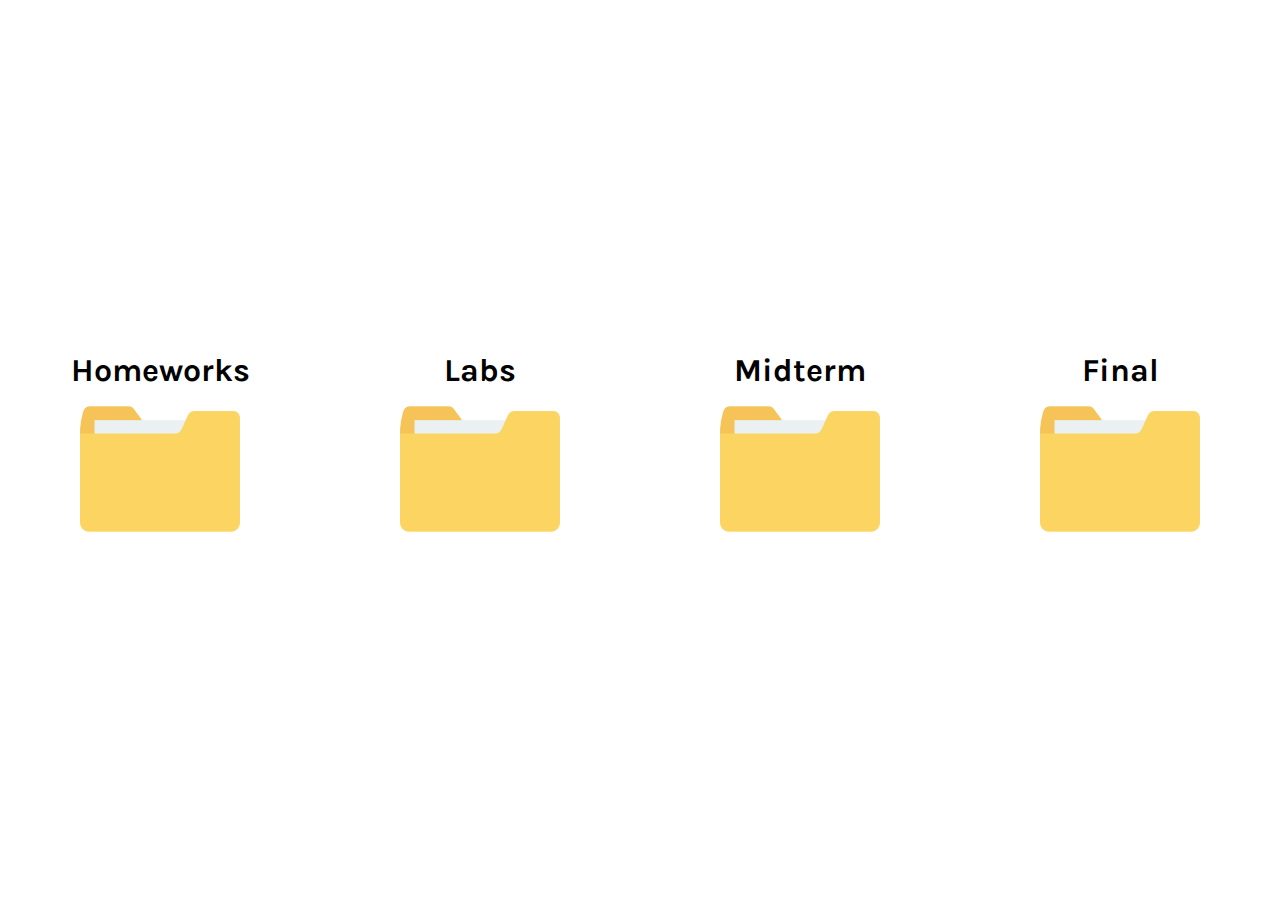
<file: index.html>
<!DOCTYPE html>
<html>
    <head>
        <link rel = "stylesheet" href = "https://fonts.googleapis.com/css?family=Karla">
        <link rel = "stylesheet" href = "DONOTTOUCH/css/main-page.css">
    </head>
    <body>
        <div id = "overall-container">
            <div class = "home-page-folder">
                <h1>
                    Homeworks
                </h1>
                <a href = "homeworks/index.html">
                    <img src = "DONOTTOUCH/images/folder.png">
                </a>
            </div>
            <div class = "home-page-folder">
                <h1>
                    Labs
                </h1>
                <a href = "labs/index.html">
                    <img src = "DONOTTOUCH/images/folder.png">
                </a>
            </div>
            <div class = "home-page-folder">
                <h1>
                    Midterm
                </h1>
                <a href = "midterm/index.html">
                    <img src = "DONOTTOUCH/images/folder.png">
                </a>
            </div>
            <div class = "home-page-folder">
                <h1>
                    Final
                </h1>
                <a href = "final/index.html">
                    <img src = "DONOTTOUCH/images/folder.png">
                </a>
            </div>
        </div>
    </body>
</html>
</file>
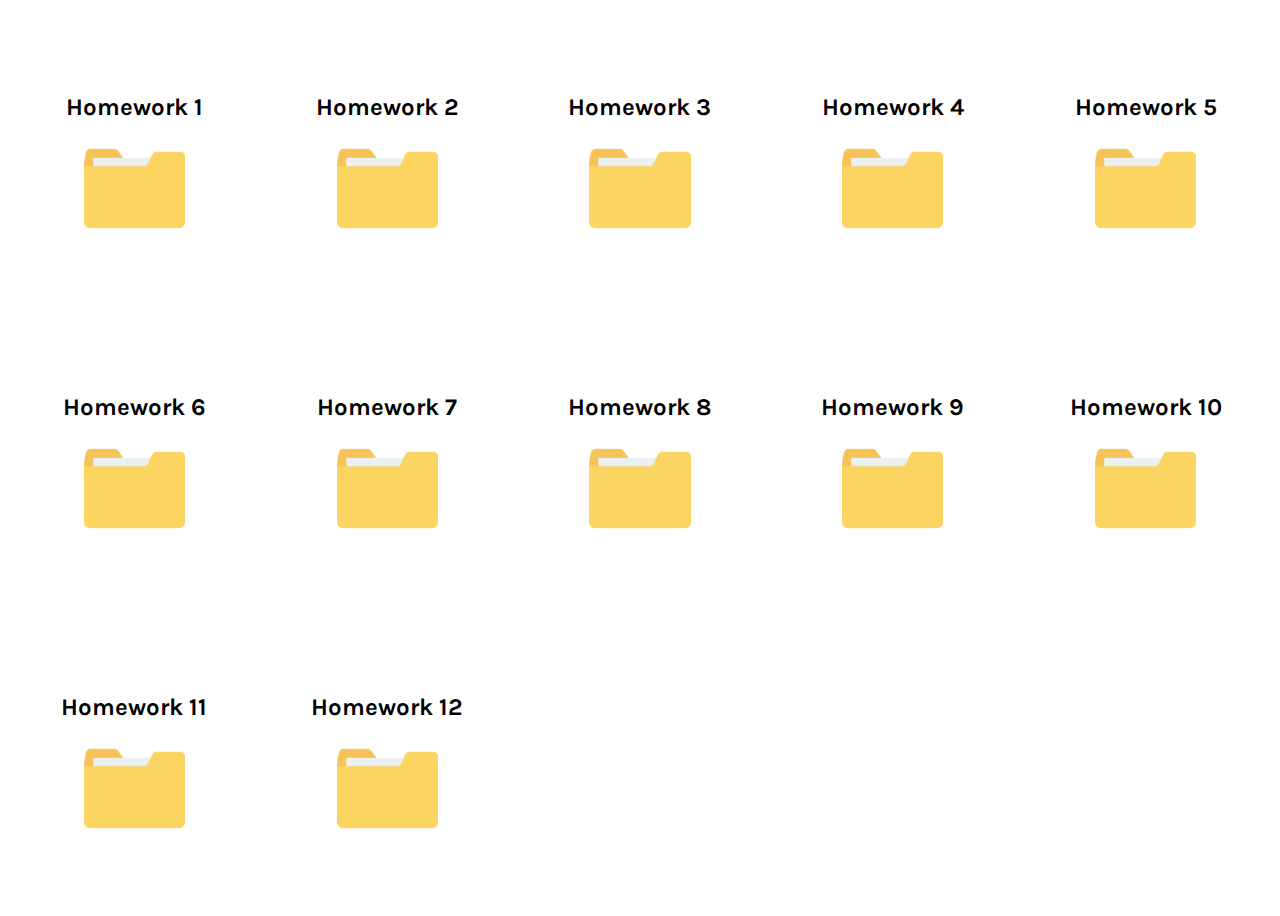
<file: homeworks/index.html>
<!DOCTYPE html>
<html>
    <head>
        <link rel = "stylesheet" href = "https://fonts.googleapis.com/css?family=Karla">
        <link rel = "stylesheet" href = "../DONOTTOUCH/css/subdirectory.css">
    </head>
    <body>
        <div id = "overall-container">
            <div class = "home-page-folder">
                <h1>
                    Homework 1
                </h1>
                <a href = "hw1/index.html">
                    <img src = "../DONOTTOUCH/images/folder.png">
                </a>
            </div>
            <div class = "home-page-folder">
                <h1>
                    Homework 2
                </h1>
                <a href = "hw2/index.html">
                    <img src = "../DONOTTOUCH/images/folder.png">
                </a>
            </div>
            <div class = "home-page-folder">
                <h1>
                    Homework 3
                </h1>
                <a href = "hw3/index.html">
                    <img src = "../DONOTTOUCH/images/folder.png">
                </a>
            </div>
            <div class = "home-page-folder">
                <h1>
                    Homework 4
                </h1>
                <a href = "hw4/index.html">
                    <img src = "../DONOTTOUCH/images/folder.png">
                </a>
            </div>
            <div class = "home-page-folder">
                <h1>
                    Homework 5
                </h1>
                <a href = "hw5/index.html">
                    <img src = "../DONOTTOUCH/images/folder.png">
                </a>
            </div>
            <div class = "home-page-folder">
                <h1>
                    Homework 6
                </h1>
                <a href = "hw6/index.html">
                    <img src = "../DONOTTOUCH/images/folder.png">
                </a>
            </div>
            <div class = "home-page-folder">
                <h1>
                    Homework 7
                </h1>
                <a href = "hw7/index.html">
                    <img src = "../DONOTTOUCH/images/folder.png">
                </a>
            </div>
            <div class = "home-page-folder">
                <h1>
                    Homework 8
                </h1>
                <a href = "hw8/index.html">
                    <img src = "../DONOTTOUCH/images/folder.png">
                </a>
            </div>
            <div class = "home-page-folder">
                <h1>
                    Homework 9
                </h1>
                <a href = "hw9/index.html">
                    <img src = "../DONOTTOUCH/images/folder.png">
                </a>
            </div>
            <div class = "home-page-folder">
                <h1>
                    Homework 10
                </h1>
                <a href = "hw10/index.html">
                    <img src = "../DONOTTOUCH/images/folder.png">
                </a>
            </div>
            <div class = "home-page-folder">
                <h1>
                    Homework 11
                </h1>
                <a href = "hw11/index.html">
                    <img src = "../DONOTTOUCH/images/folder.png">
                </a>
            </div>
            <div class = "home-page-folder">
                <h1>
                    Homework 12
                </h1>
                <a href = "hw12/index.html">
                    <img src = "../DONOTTOUCH/images/folder.png">
                </a>
            </div>
        </div>
    </body>
</html>
</file>
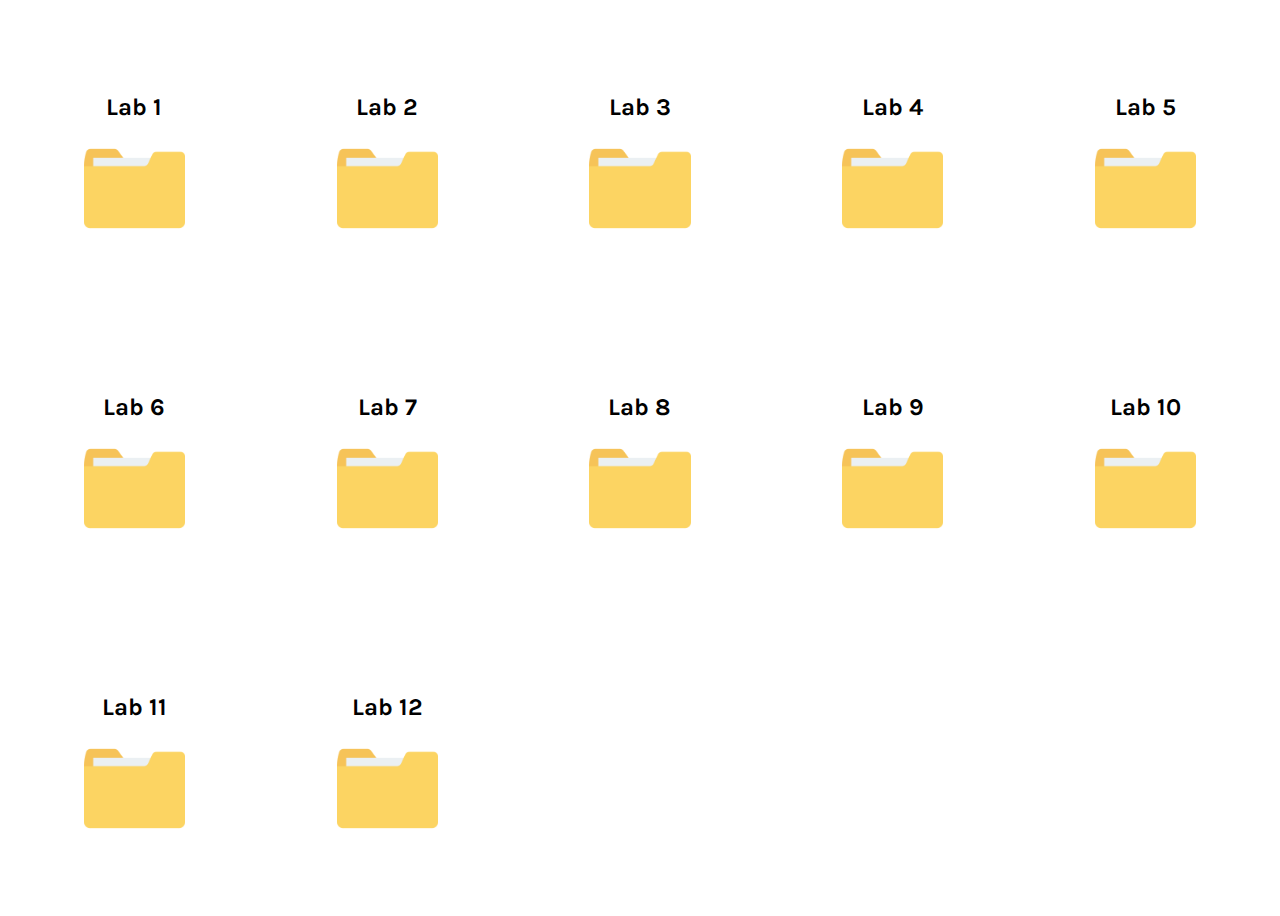
<file: labs/index.html>
<!DOCTYPE html>
<html>
    <head>
        <link rel = "stylesheet" href = "https://fonts.googleapis.com/css?family=Karla">
        <link rel = "stylesheet" href = "../DONOTTOUCH/css/subdirectory.css">
    </head>
    <body>
        <div id = "overall-container">
            <div class = "home-page-folder">
                <h1>
                    Lab 1
                </h1>
                <a href = "lab1/index.html">
                    <img src = "../DONOTTOUCH/images/folder.png">
                </a>
            </div>
            <div class = "home-page-folder">
                <h1>
                    Lab 2
                </h1>
                <a href = "lab2/index.html">
                    <img src = "../DONOTTOUCH/images/folder.png">
                </a>
            </div>
            <div class = "home-page-folder">
                <h1>
                    Lab 3
                </h1>
                <a href = "lab3/index.html">
                    <img src = "../DONOTTOUCH/images/folder.png">
                </a>
            </div>
            <div class = "home-page-folder">
                <h1>
                    Lab 4
                </h1>
                <a href = "lab4/index.html">
                    <img src = "../DONOTTOUCH/images/folder.png">
                </a>
            </div>
            <div class = "home-page-folder">
                <h1>
                    Lab 5
                </h1>
                <a href = "lab5/index.html">
                    <img src = "../DONOTTOUCH/images/folder.png">
                </a>
            </div>
            <div class = "home-page-folder">
                <h1>
                    Lab 6
                </h1>
                <a href = "lab6/index.html">
                    <img src = "../DONOTTOUCH/images/folder.png">
                </a>
            </div>
            <div class = "home-page-folder">
                <h1>
                    Lab 7
                </h1>
                <a href = "lab7/index.html">
                    <img src = "../DONOTTOUCH/images/folder.png">
                </a>
            </div>
            <div class = "home-page-folder">
                <h1>
                    Lab 8
                </h1>
                <a href = "lab8/index.html">
                    <img src = "../DONOTTOUCH/images/folder.png">
                </a>
            </div>
            <div class = "home-page-folder">
                <h1>
                    Lab 9
                </h1>
                <a href = "lab9/index.html">
                    <img src = "../DONOTTOUCH/images/folder.png">
                </a>
            </div>
            <div class = "home-page-folder">
                <h1>
                    Lab 10
                </h1>
                <a href = "lab10/index.html">
                    <img src = "../DONOTTOUCH/images/folder.png">
                </a>
            </div>
            <div class = "home-page-folder">
                <h1>
                    Lab 11
                </h1>
                <a href = "lab11/index.html">
                    <img src = "../DONOTTOUCH/images/folder.png">
                </a>
            </div>
            <div class = "home-page-folder">
                <h1>
                    Lab 12
                </h1>
                <a href = "lab12/index.html">
                    <img src = "../DONOTTOUCH/images/folder.png">
                </a>
            </div>
        </div>
    </body>
</html>
</file>
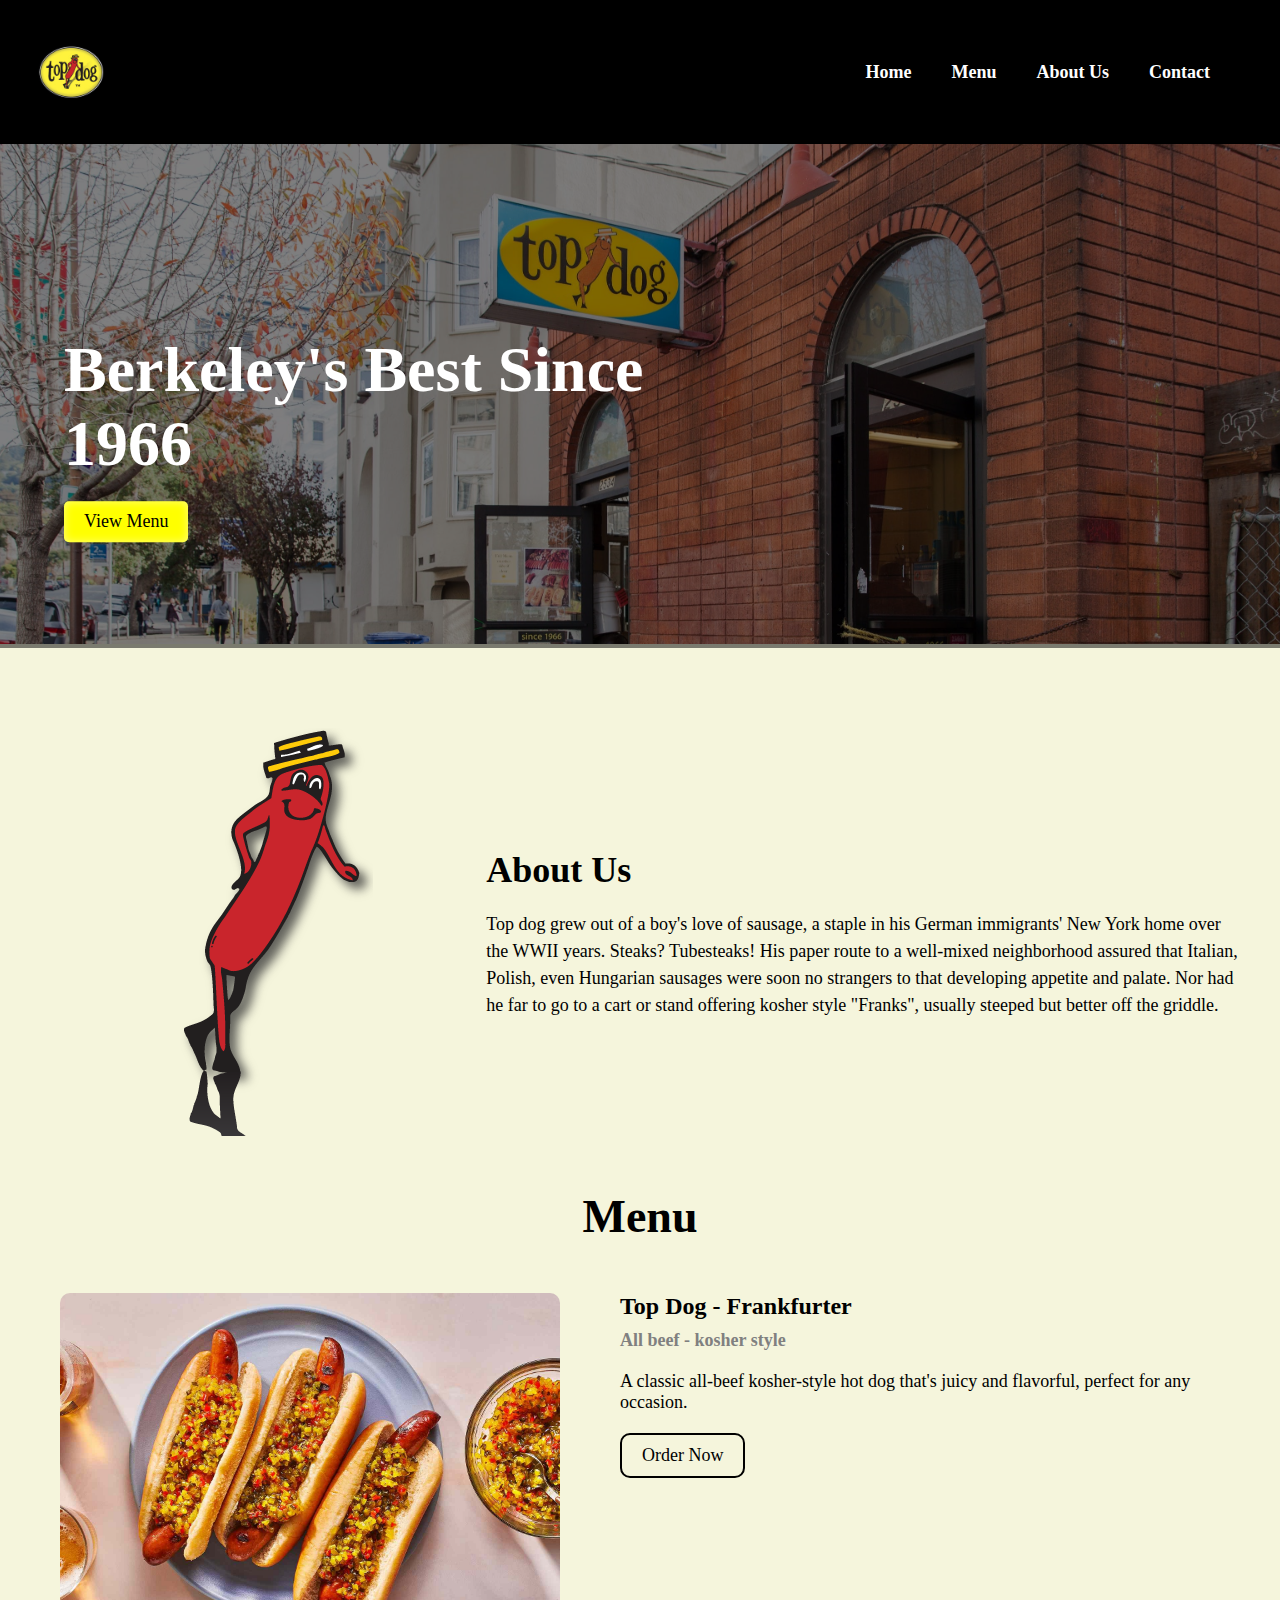
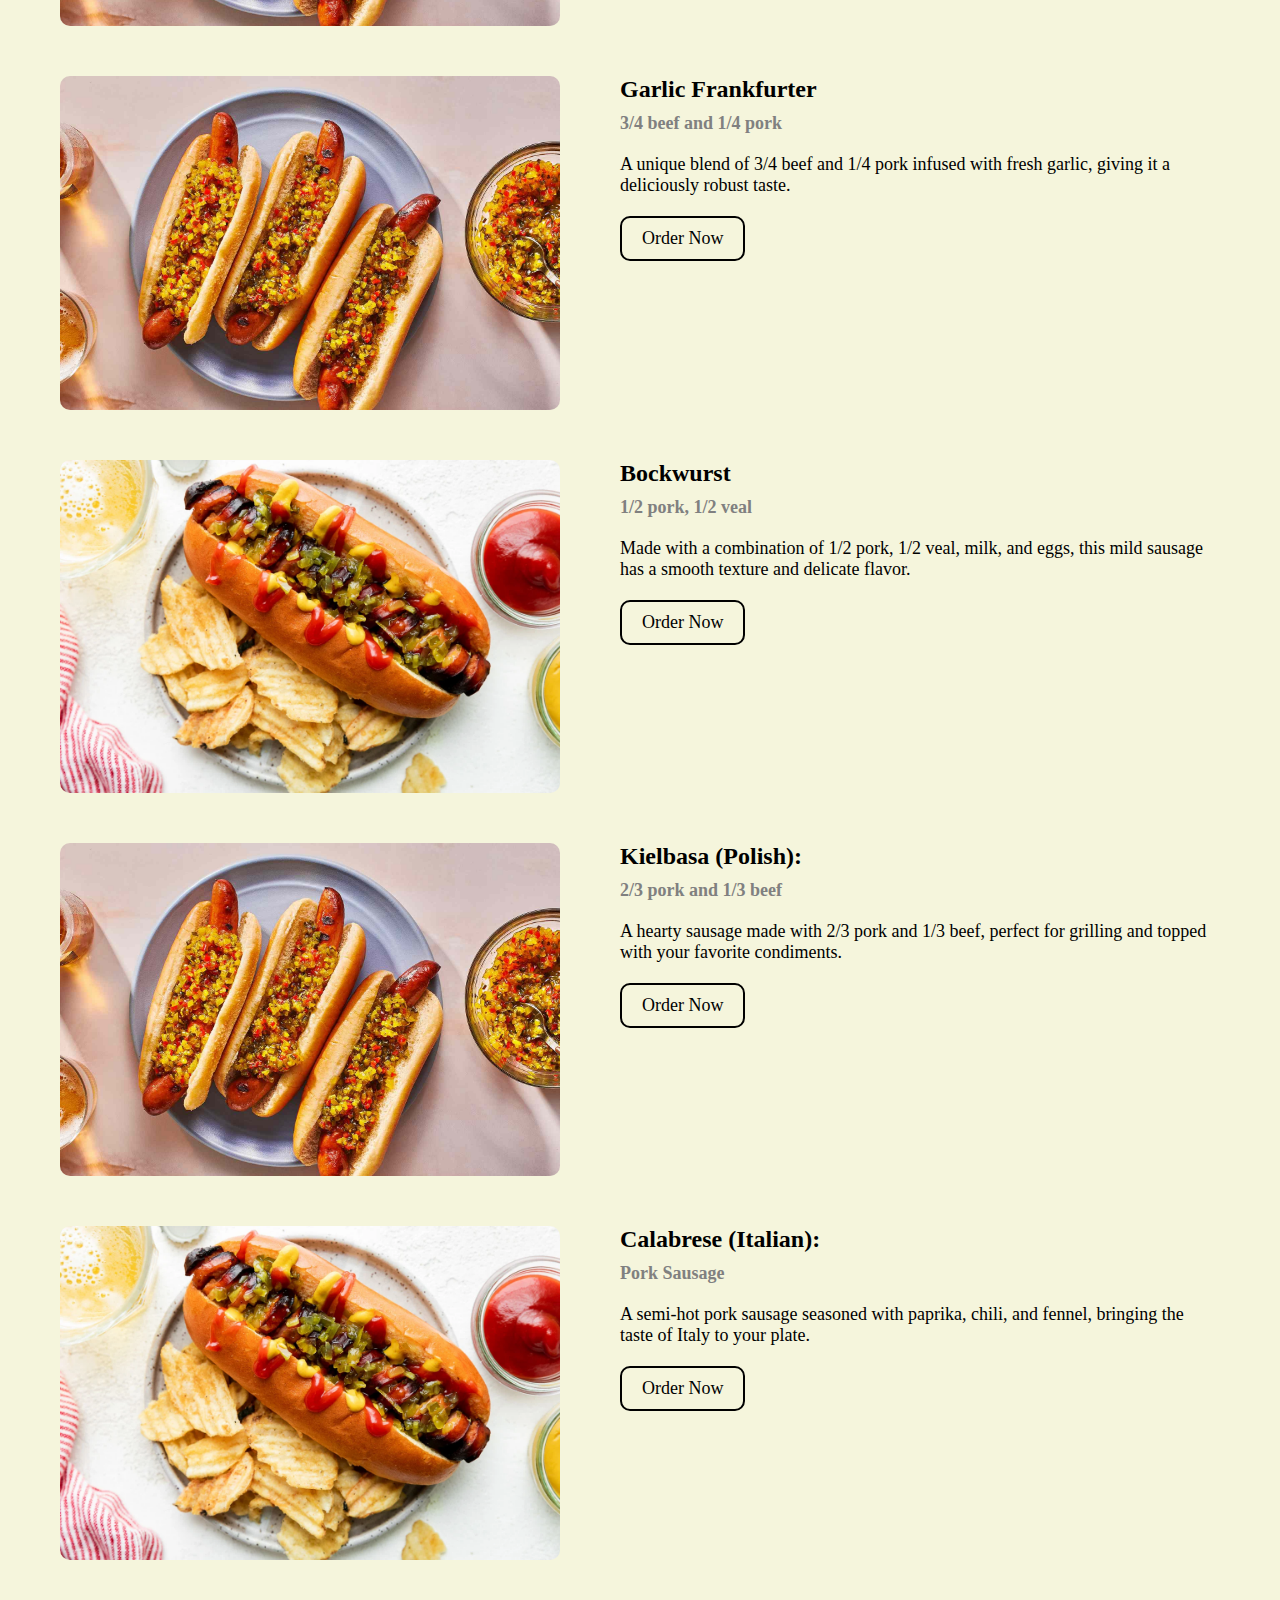
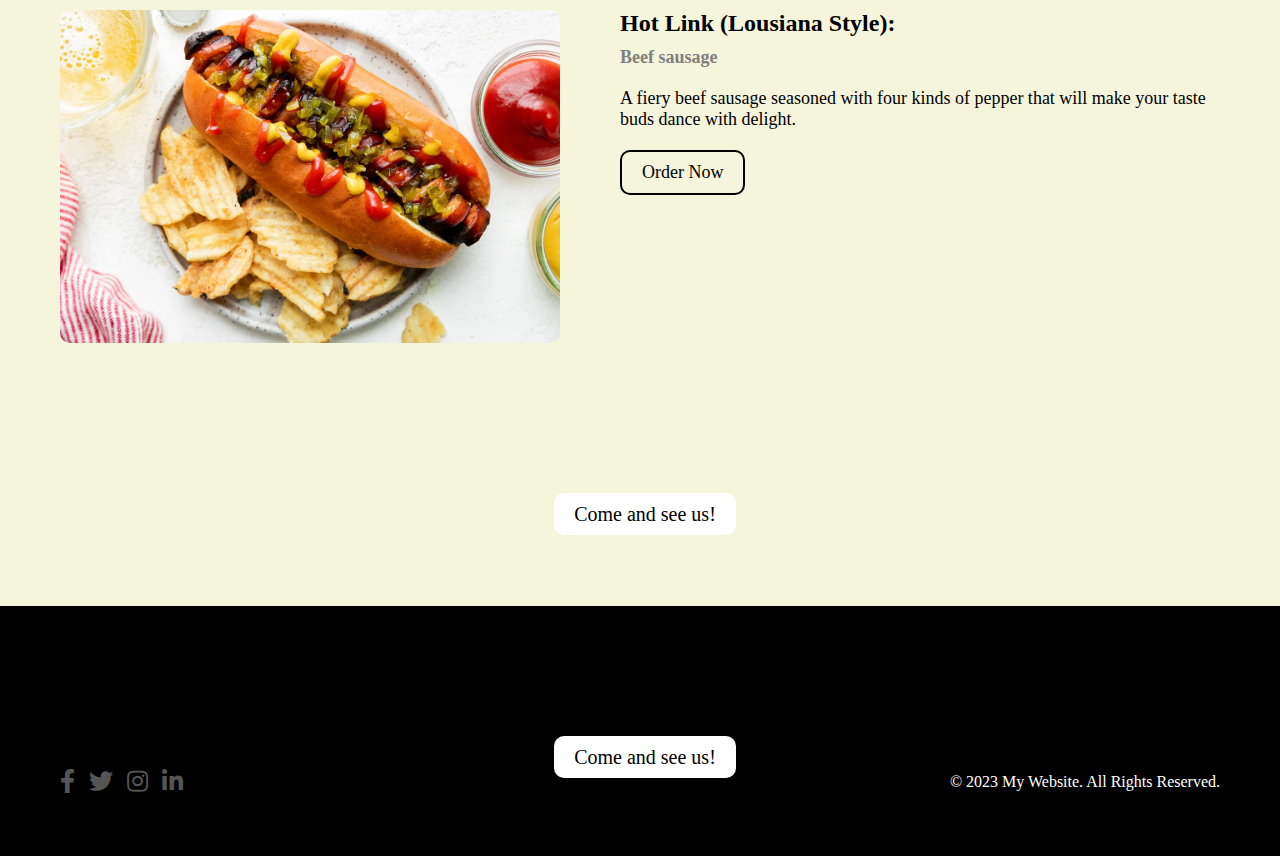
<file: midterm/index.html>
<!DOCTYPE html>
<html lang="en">
<head>
  <meta charset="UTF-8">
  <meta name="viewport" content="width=device-width, initial-scale=1.0">
  <title>Berkeley's Best Restaurant | Welcome</title>
  <link rel="stylesheet" href="assets/css/style.css">
  <link rel="stylesheet" href="https://cdnjs.cloudflare.com/ajax/libs/font-awesome/5.15.3/css/all.min.css" />
</head>
<body>
  <header>
    <div class="logo">
      <img src="assets/img/top-dog-logo-berkeley.jpeg" alt="Berkeley's Best Restaurant">
    </div>
    <nav>
      <ul>
        <li><a href="#">Home</a></li>
        <li><a href="#">Menu</a></li>
        <li><a href="#">About Us</a></li>
        <li><a href="#">Contact</a></li>
      </ul>
    </nav>
  </header>
  
  <main>
    <section id="hero">
      <div class="overlay"></div>
      <img src="assets/img/1511977007.69.jpg" alt="Berkeley's Best Restaurant">
      <div class="hero-text">
        <h1>Berkeley's Best Since 1966</h1>
        <button class="menu-btn">View Menu</button>
      </div>
    </section>
    
    <section id="about">
      <div class="about-img">
        <img src="assets/img/reflectdog.png" alt="About Berkeley's Best Restaurant">
      </div>
      <div class="about-text">
        <h2>About Us</h2>
        <p>Top dog grew out of a boy's love of sausage, a staple in his German immigrants' New York home over the WWII years. Steaks? Tubesteaks! His paper route to a well-mixed neighborhood assured that Italian, Polish, even Hungarian sausages were soon no strangers to that developing appetite and palate. Nor had he far to go to a cart or stand offering kosher style "Franks", usually steeped but better off the griddle.
        </p>
      </div>
    </section>
    

    <section id="menu">
      <h2>Menu</h2>
      <div class="menu-item">
        <img src="assets/img/2.jpg" alt="Menu Item 1">
        <div class="menu-text">
          <h3>Top Dog - Frankfurter</h3>
          <h4>All beef - kosher style</h4>
          <p>A classic all-beef kosher-style hot dog that's juicy and flavorful, perfect for any occasion.</p>
          <button class="outline-btn">Order Now</button>
        </div>
      </div>
      <div class="menu-item">
        <img src="assets/img/2.jpg" alt="Menu Item 2">
        <div class="menu-text">
          <h3>Garlic Frankfurter</h3>
          <h4>3/4 beef and 1/4 pork</h4>
          <p>A unique blend of 3/4 beef and 1/4 pork infused with fresh garlic, giving it a deliciously robust taste.</p>
          <button class="outline-btn">Order Now</button>
        </div>
      </div>
      <div class="menu-item">
        <img src="assets/img/3.webp" alt="Menu Item 3">
        <div class="menu-text">
          <h3>Bockwurst</h3>
          <h4>1/2 pork, 1/2 veal</h4>
          <p>Made with a combination of 1/2 pork, 1/2 veal, milk, and eggs, this mild sausage has a smooth texture and delicate flavor.</p>
          <button class="outline-btn">Order Now</button>
        </div>
      </div>
    </div>
    <div class="menu-item">
      <img src="assets/img/2.jpg" alt="Menu Item 3">
      <div class="menu-text">
        <h3>Kielbasa (Polish):</h3>
        <h4>2/3 pork and 1/3 beef</h4>
        <p>A hearty sausage made with 2/3 pork and 1/3 beef, perfect for grilling and topped with your favorite condiments.</p>
        <button class="outline-btn">Order Now</button>
      </div>
    </div>
  </div>
  <div class="menu-item">
    <img src="assets/img/3.webp" alt="Menu Item 3">
    <div class="menu-text">
      <h3>Calabrese (Italian):</h3>
      <h4>Pork Sausage</h4>
      <p>A semi-hot pork sausage seasoned with paprika, chili, and fennel, bringing the taste of Italy to your plate.</p>
      <button class="outline-btn">Order Now</button>
    </div>
  </div>
</div>
<div class="menu-item">
  <img src="assets/img/3.webp" alt="Menu Item 3">
  <div class="menu-text">
    <h3>Hot Link (Lousiana Style):</h3>
    <h4>Beef sausage</h4>
    <p>A fiery beef sausage seasoned with four kinds of pepper that will make your taste buds dance with delight.</p>
    <button class="outline-btn">Order Now</button>
  </div>
</div>
    </section>
  </main>
  <div class="location">
    <div class="btn-container">
      <a href="https://www.google.com/maps/dir//Top+Dog,+Durant+Avenue,+Berkeley,+CA/@37.8678519,-122.2923994,13z/data=!3m1!4b1!4m9!4m8!1m0!1m5!1m1!1s0x80857c2f0f0b62f3:0x14685641969b3c98!2m2!1d-122.2573808!2d37.8678601!3e1" class="footer-btn">Come and see us!</a>
    </div>
  </div>
  <footer>
    <footer>
      <a href="https://www.google.com/maps/dir//Top+Dog,+Durant+Avenue,+Berkeley,+CA/@37.8678519,-122.2923994,13z/data=!3m1!4b1!4m9!4m8!1m0!1m5!1m1!1s0x80857c2f0f0b62f3:0x14685641969b3c98!2m2!1d-122.2573808!2d37.8678601!3e1" class="footer-btn">Come and see us!</a>
      <div class="container">
        <div class="social-icons">
          <a href="#"><i class="fab fa-facebook-f"></i></a>
          <a href="#"><i class="fab fa-twitter"></i></a>
          <a href="#"><i class="fab fa-instagram"></i></a>
          <a href="#"><i class="fab fa-linkedin-in"></i></a>
        </div>
        <p>&copy; 2023 My Website. All Rights Reserved.</p>
      </div>
    </footer>
  </footer>
</file>
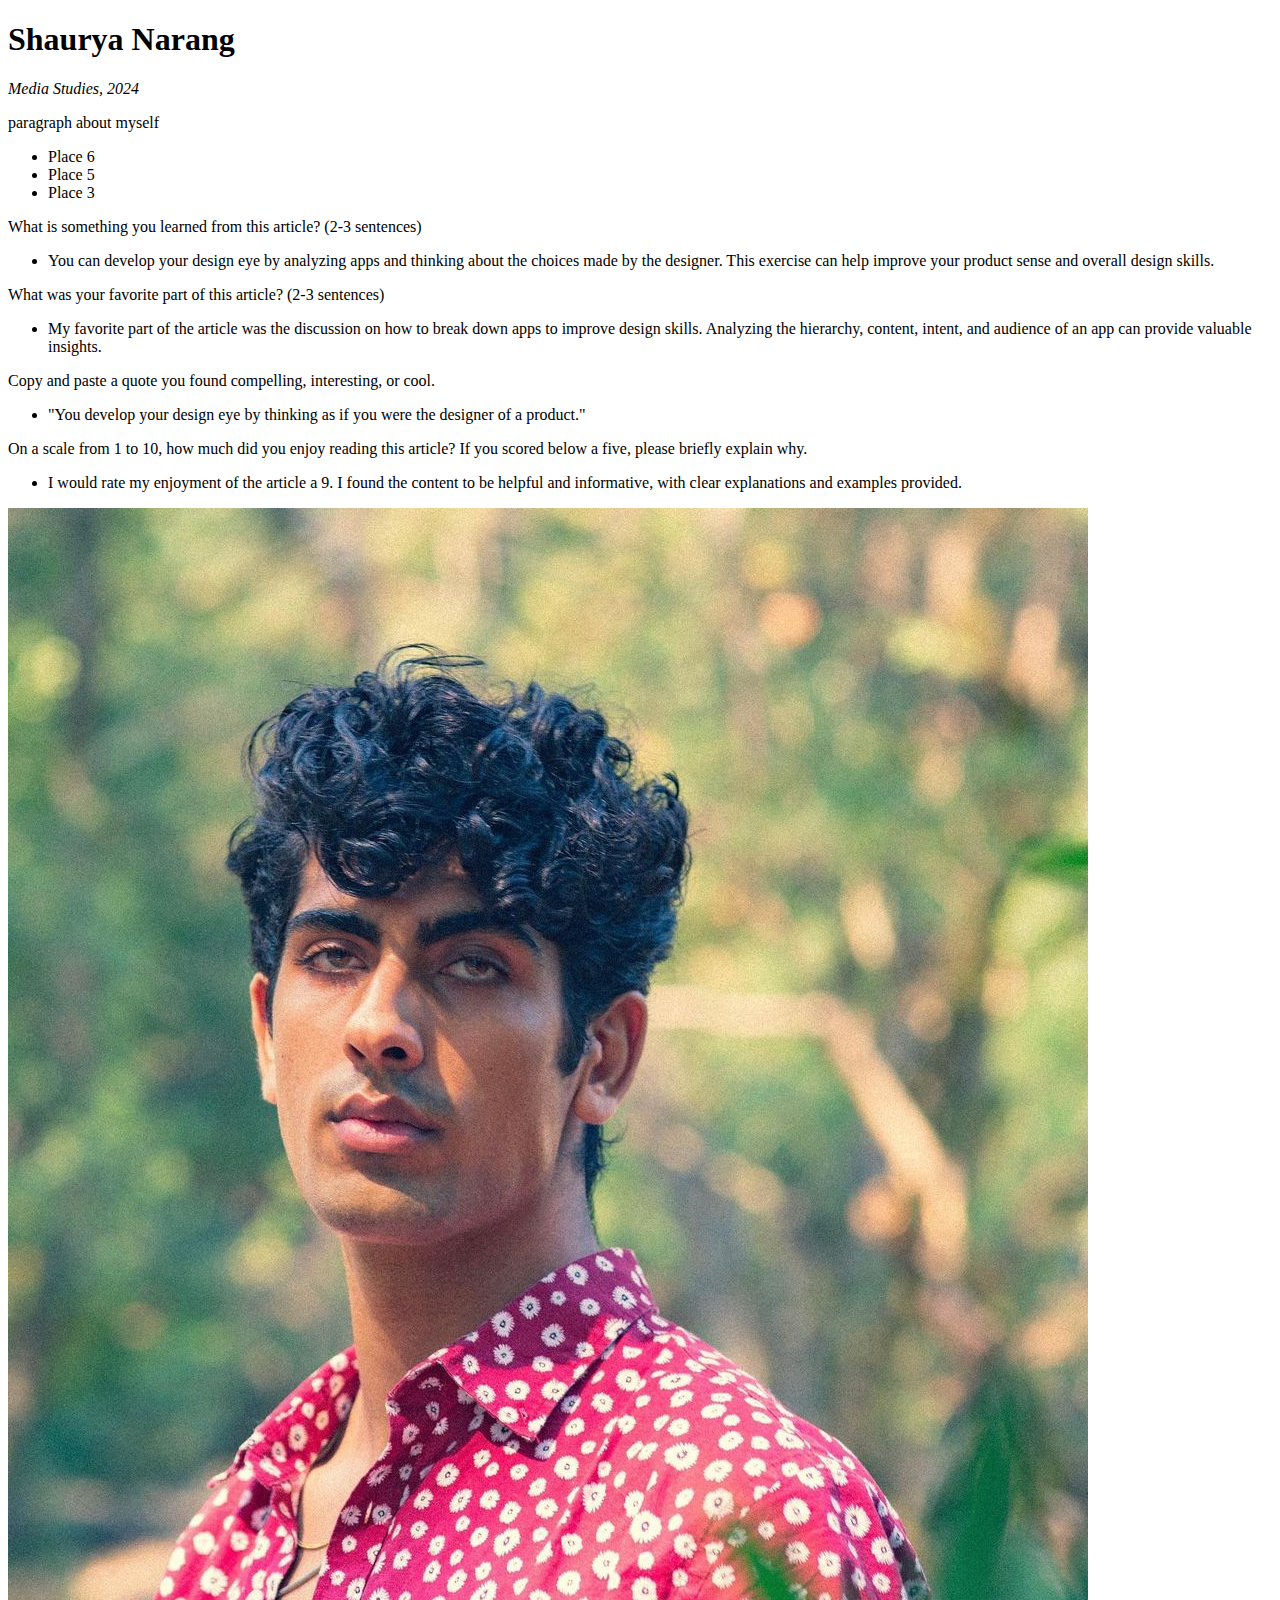
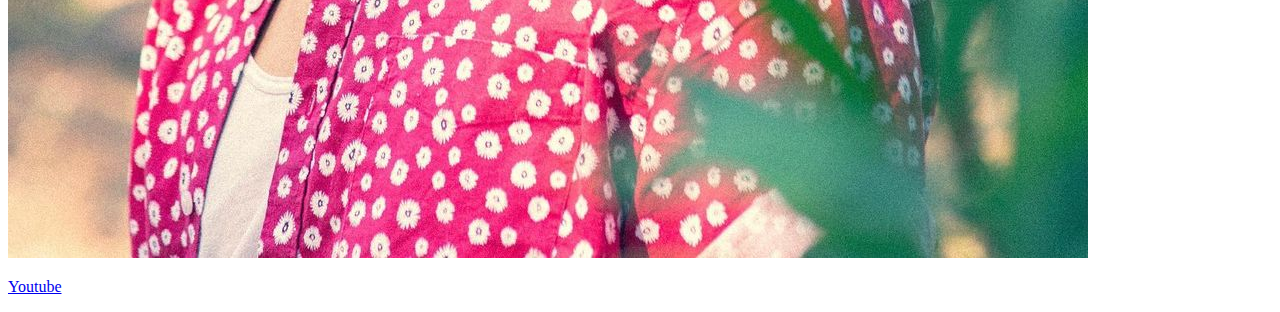
<file: homeworks/hw1/index.html>
<!DOCTYPE html>
<html>
    <h1><b>Shaurya Narang</b></h1>
<p><i>Media Studies, 2024</i></p>
<p>paragraph about myself</p>
<ul>
  <li>Place 6 </li>
  <li> Place 5 </li>
  <li> Place 3 </li>
</ul>
    <li>What is something you learned from this article? (2-3 sentences)
      <ul>
        <li>You can develop your design eye by analyzing apps and thinking about the choices made by the designer. This exercise can help improve your product sense and overall design skills.</li>
      </ul>
    </li>
    <li>What was your favorite part of this article? (2-3 sentences)
      <ul>
        <li>My favorite part of the article was the discussion on how to break down apps to improve design skills. Analyzing the hierarchy, content, intent, and audience of an app can provide valuable insights.</li>
      </ul>
    </li>
    <li>Copy and paste a quote you found compelling, interesting, or cool.
      <ul>
        <li>"You develop your design eye by thinking as if you were the designer of a product."</li>
      </ul>
    </li>
    <li>On a scale from 1 to 10, how much did you enjoy reading this article? If you scored below a five, please briefly explain why.
      <ul>
        <li>I would rate my enjoyment of the article a 9. I found the content to be helpful and informative, with clear explanations and examples provided.</li>
      </ul>
    </li>
  </ul>
  
<img src="assets/img/myface.jpg" alt="photo">
<p><a href="https://youtube.com">Youtube</a></p>
</html>
</file>
<file: DONOTTOUCH/css/main-page.css>
body {
    padding: 0;
    margin: 0;
}

a {
    display: flex;
    flex-direction: row;
    justify-content: center;
    flex-wrap: wrap;
}

img {
    width: 50%;
}

h1 {
    font-family: 'Karla';
    padding: 0;
    margin: 0;
}

#overall-container {
    height: 100vh;
    display: flex;
    flex-direction: row;
    justify-content: center;
    align-items: center;
}

.home-page-folder {
    display: flex;
    flex-direction: column;
    justify-content: center;
    align-items: center;
}
</file>
<file: DONOTTOUCH/css/subdirectory.css>
img {
    width: 40%;
}

div {
    font-family: 'Karla';
    font-size: 12px;
}

#overall-container {
    display: flex;
    flex-direction: row;
    justify-content: flex-start;
    align-items: center;
    flex-wrap: wrap;
    height: 100vh;
}

.home-page-folder {
    display: flex;
    flex-direction: column;
    justify-content: center;
    align-items: center;
    margin: 0;
    padding: 0;
    width: 20%;
}

a {
    display: flex;
    justify-content: center;
    margin: 0;
    padding: 0;
}
</file>
<file: midterm/assets/css/style.css>
/* General styles */

* {
  margin: 0;
  padding: 0;
  box-sizing: border-box;
}

body {
  font-family: Cambria, Cochin, Georgia, Times, 'Times New Roman', serif, sans-serif;
  background-color: #F5F5DC; /* light beige */
}

/* Header styles */

header {
  display: flex;
  justify-content: space-between;
  align-items: center;
  padding: 20px;
  background-color: black;
  color: white;
}
header img {
  max-width: 200px; /* Change the value to your desired size */
  height: 100px;
}
nav ul {
  display: flex;
  list-style: none;
  margin-right: 50px;
}

nav li {
  margin-left: 40px;
}


nav a:hover {
  color: yellow;
  transition: color 0.3s ease-in-out;
}

nav a {
  color: white;
  text-decoration: none;
  font-weight: bold;
  font-size: 18px;
}
footer{
  background-color: black;
  color: white;
  text-align: center; /* Added missing semicolon and corrected property value */
  padding: 30px;
  margin-top: 80px;
}

.container {
  display: flex;
  flex-direction: row;
  justify-content: space-between;
  align-items: center;
}

.social-icons a {
  color: #555;
  font-size: 24px;
  margin-right: 10px;
}

.social-icons a:last-child {
  margin-right: 0;
}

/* Hero section styles */

#hero {
  position: relative;
}

#hero img {
  width: 100%;
  height: 500px; /* Adjust the height to fit your image */
  object-fit: cover;
}

.overlay {
  position: absolute;
  top: 0;
  left: 0;
  width: 100%;
  height: 100%;
  background-color: black;
  opacity: .5;
}

.hero-text {
  position: absolute;
  top: 50%;
  left: 50%;
  transform: translate(-90%, -30%);
  text-align: left;
  color: white;
}

.hero-text h1 {
  font-size: 64px;
  margin-bottom: 20px;
}

.menu-btn {
  background-color: yellow;
  font-style: bold;
  color: black;
  border: none;
  padding: 10px 20px;
  font-size: 18px;
  border-radius: 5px;
  cursor: pointer;
  box-shadow: inset 0 0 10px rgba(255, 255, 255, 0.5);
  font-family: Cambria, Cochin, Georgia, Times, 'Times New Roman', serif;
}
.menu-btn:hover {
  background-color: black;
  color: rgb(255, 255, 255);
  transition: all 0.3s ease-in-out;
}

/* About section styles */

#about {
  display: flex;
  justify-content: center;
  align-items: center;
  padding-top: 80px;
  padding-bottom: 20px;
}

.about-img {
  width: 50%;
  padding-right: 10px;
}

.about-img img {
  padding-left: 180px;
  width: auto;
  height: auto;
  object-fit: cover;
}

.about-text {
  width: 1050px
}

.about-text h2 {
  font-size: 36px;
  margin-bottom: 20px;
}

.about-text p {
  font-size: 18px;
  line-height: 1.5;
  margin-right: 40px;
}

/* Menu section styles */

#menu {
  padding: 60px;
}

#menu h2 {
  text-align: center;
  font-size: 46px;
  position: relative;
  margin-bottom: 50px;
}

.menu-item {
  display: flex;
  margin-bottom: 50px;
}

.menu-item img {
  width: 40%;
  margin-right: 50px;
  width: 500px; /* Adjust this value as needed */
  height: auto; /* Adjust this value as needed */
  border-radius: 10px;
}

.menu-text h3 {
  font-size: 24px;
  margin-bottom: 10px;
  margin-left: 10px;
}

.menu-text h4 {
  font-size: 18px;
  margin-bottom: 20px;
  color: #808080; /* gray */
  margin-left: 10px;
}

.menu-text p {
  font-size: 18px;
  margin-bottom: 20px;
  margin-left: 10px;
}

.outline-btn {
  font-family: Cambria, Cochin, Georgia, Times, 'Times New Roman', serif;
  background-color: transparent;
  color: black;
  border: 2px solid black;
  padding: 10px 20px;
  font-size: 18px;
  border-radius: 10px;
  cursor: pointer;
  margin-left: 10px;
}

.outline-btn:hover {
  background-color: black;
  color: white;
  transition: all 0.3s ease-in-out;
  margin-left: 10px;
}
.location {
  margin-top: 50px; /* adjust as needed */
  text-align: center;
}

.location p {
  font-size: 25px; /* adjust as needed */
  margin: 0;
  color: black;
}

.about-section {
  margin-bottom: 20px; /* adjust as needed */
}

.menu-section {
  margin-top: 20px; /* adjust as needed */
}

.heading {
  margin-bottom: 10px;
  text-align: center;
}

.heading::after {
  content: "";
  display: block;
  margin: 10px auto;
  width: 50%;
  border-bottom: 1px solid black;
}

#about {
  margin-bottom: -30px; 
}

#menu {
  margin-top: -30px; 
}

btn-container {
  text-align: center;
  max-width: 200px;
  margin-bottom: auto;

}
.footer-btn {
  font-family: Cambria, Cochin, Georgia, Times, 'Times New Roman', serif;
  background-color: white;
  color: black;
  padding: 10px 20px;
  font-size: 20px;
  text-decoration: none;
  border-radius: 10px;
  cursor: pointer;
  margin-left: 10px;
  margin-bottom: 200px;
}
.footer-btn:hover {
  background-color: yellow;
  color: black;
  transition: all 0.3s ease-in-out;
  margin-left: 10px;
</file>
